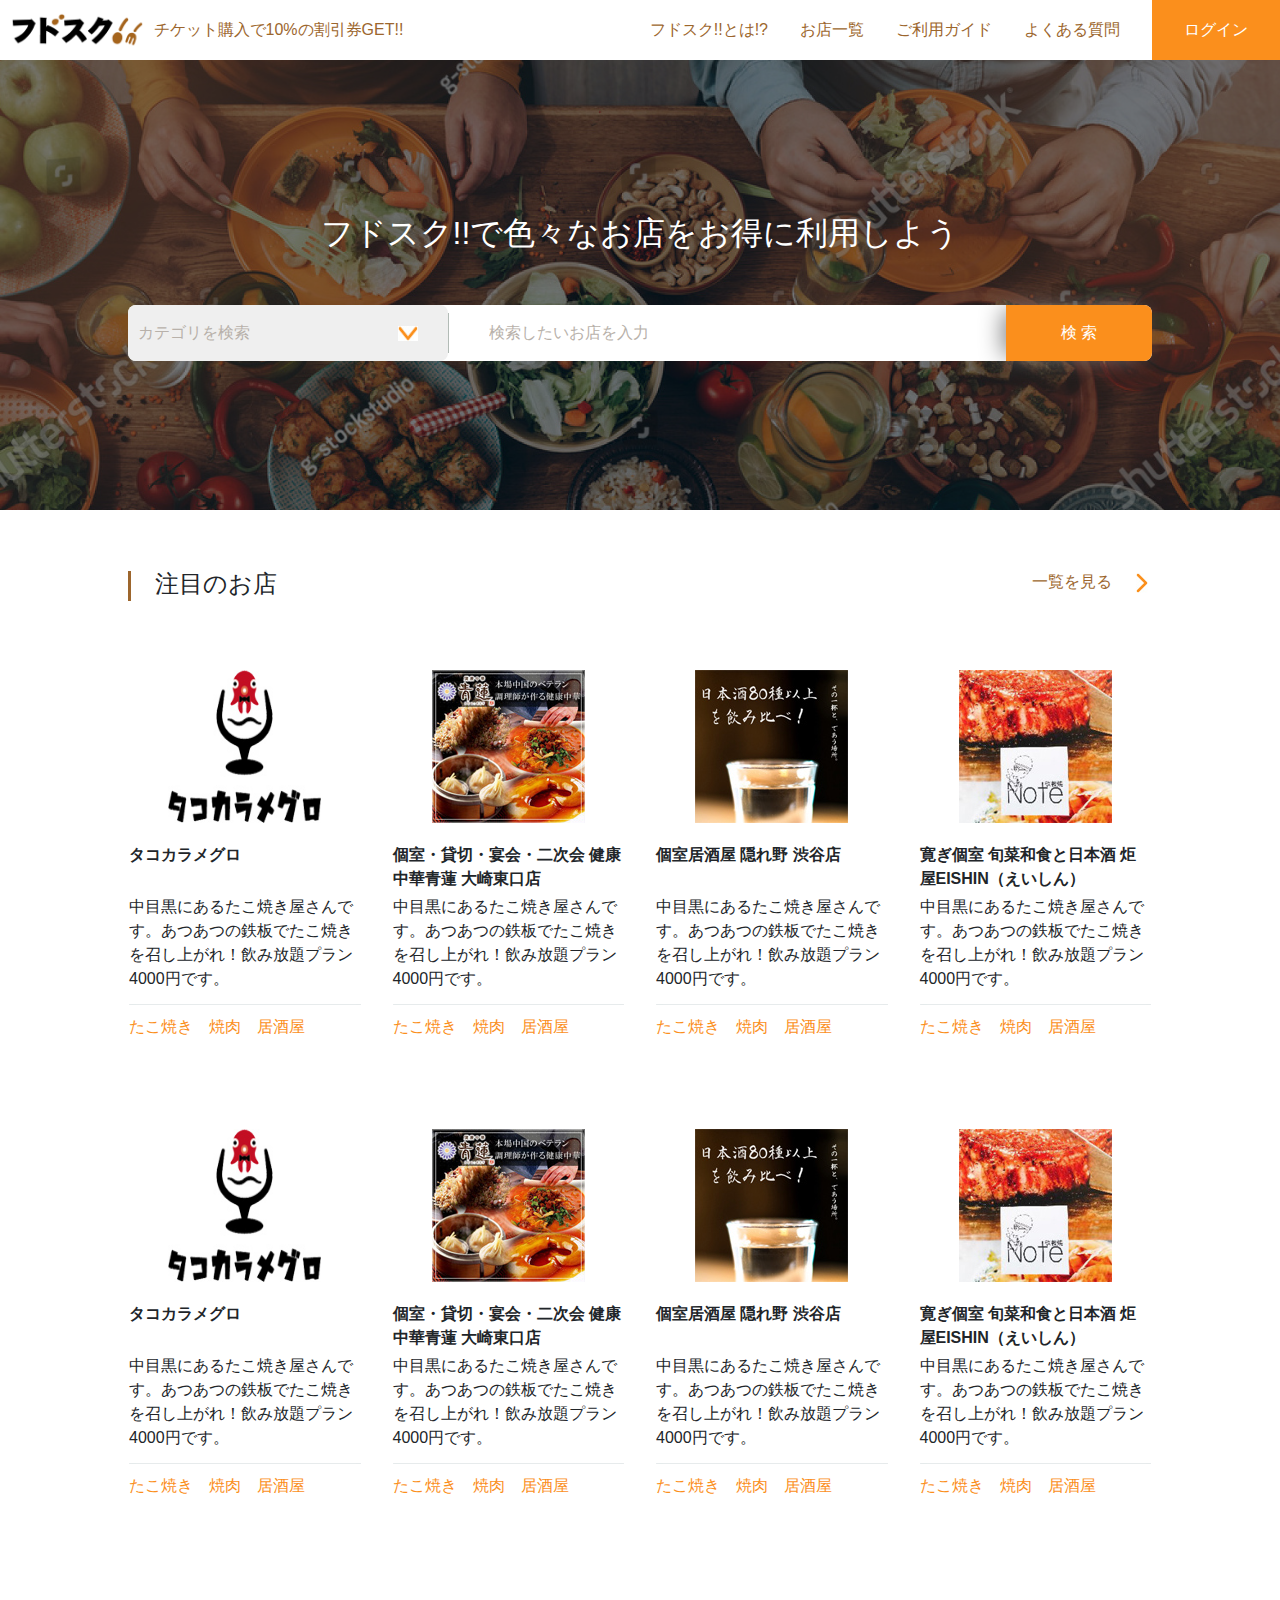
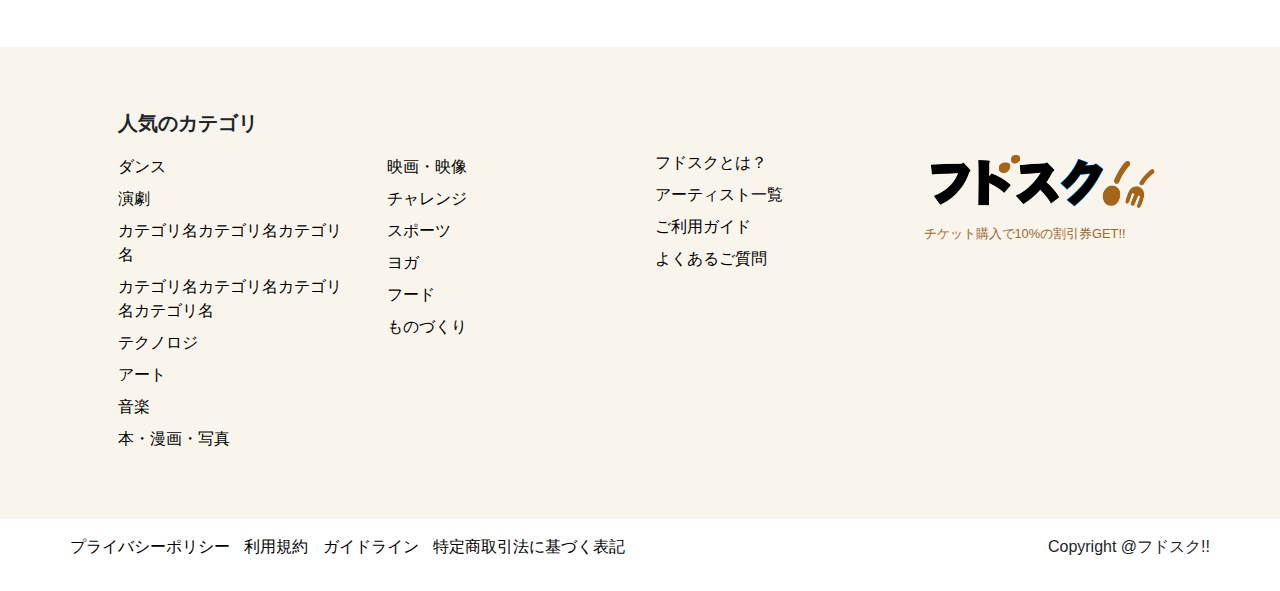
<file: index.html>
<!doctype html>
<html lang="ja">
    <head>
        <meta charset="utf-8">
        <meta name="viewport" content="width=device-width, initial-scale=1, shrink-to-fit=no">
        <link rel="stylesheet" href="https://stackpath.bootstrapcdn.com/bootstrap/4.5.2/css/bootstrap.min.css" integrity="sha384-JcKb8q3iqJ61gNV9KGb8thSsNjpSL0n8PARn9HuZOnIxN0hoP+VmmDGMN5t9UJ0Z" crossorigin="anonymous">
        <link rel="stylesheet" href="css/top.css">
        <title>フドスク公式</title>
    </head>

    <body>
        <header>
            <nav class="navbar header-nav">
                <a href="#">
                    <img src="image/header-title.png" class="header-img">
                </a>
                <span class="nav-subtitle title-color">チケット購入で10%の割引券GET!!</span>
                
                <div class="header-nav-list header-right">
                    <div class="nav-items">
                        <a href="#" class="nav-item title-color">フドスク!!とは!?</a>
                        <a href="#" class="nav-item title-color">お店一覧</a>
                        <a href="#" class="nav-item title-color">ご利用ガイド</a>
                        <a href="#" class="nav-item title-color">よくある質問</a>
                    </div>
                    <div class="header-login login-btn px-3 ml-3">
                        <a class="nav-link" href="#">ログイン</a>
                    </div>
                </div>
                <!-- お試しのハンバーガーメニュー -->
                <div id="nav-drawer">
                    <input id="nav-input" type="checkbox" class="nav-unshown">
                    <label id="nav-open" for="nav-input"><span></span></label>
                    <label class="nav-unshown" id="nav-close" for="nav-input"></label>
                    <div id="nav-content">
                        <a class="nav-content-item">フドスク!!とは!?</a>
                        <a class="nav-content-item">お店一覧</a>
                        <a class="nav-content-item">ご利用ガイド</a>
                        <a class="nav-content-item">よくある質問</a>
                        <a class="nav-content-item">ログイン</a>
                    </div>
                </div>
            </nav>
        </header>

<!--  トップ画面 -->
        <div class="top-image">
            <div class="container top-image-inner">
            <p>フドスク!!で色々なお店をお得に利用しよう</p>
            <form action="" method="post" class="form1">
                <div class="row">
                    <div class="col-md-4 form-category">
                        <select name="category" class="sbox1">
                            <option value="select-title">カテゴリを検索</option>
                            <option value="dance">ダンス</option>
                            <option value="theater">演劇</option>
                            <option value="technoroly">テクノロジ</option>
                            <option value="art">アート</option>
                        </select>
                        <img src="image/grey_title.jpg" class="form-stick">
                    </div>
                    <div class="col-md-6 form-search">
                        <input class="sbox2" type="text" placeholder="検索したいお店を入力" />
                    </div>
                    <div class="col-md-2"><input class="sbtn" type="submit" value="検 索" /></div>
                </div>
            </form>
            </div>
        </div>
  
<!--  注目のお店一覧  -->
        <div class="select-container">
            <div class="container card-container">
                <div class="select-top">
                    <h4><img src="image/brown_title.jpg">　注目のお店</h4>
                    <a class="select-top-lookbtn">一覧を見る　 <img src="image/shape.jpg"></a>
                </div>

                <div class="row">
                        <div class="card border-white col-lg-3 col-md-6">
                        <div class="card-img-wrapper">
                            <img src="image/first.jpg" class="select-card-img">
                        </div>
                        <div class="card-body">
                            <p class="card-title">タコカラメグロ</p>
                            <span class="card-text">中目黒にあるたこ焼き屋さんです。あつあつの鉄板でたこ焼きを召し上がれ！飲み放題プラン4000円です。</span>
                            <img src="image/grey-long.jpg">
                            <span class="card-category">たこ焼き　焼肉　居酒屋</span>
                        </div>
                    </div>

                    <div class="card border-white col-lg-3 col-md-6">
                        <div class="card-img-wrapper">
                            <img src="image/second.jpg" class="select-card-img">
                        </div>
                        <div class="card-body">
                            <p class="card-title">個室・貸切・宴会・二次会 健康中華青蓮 大崎東口店</p>
                            <span class="card-text">中目黒にあるたこ焼き屋さんです。あつあつの鉄板でたこ焼きを召し上がれ！飲み放題プラン4000円です。</span>
                            <img src="image/grey-long.jpg">
                            <span class="card-category">たこ焼き　焼肉　居酒屋</span>
                        </div>
                    </div>

                    <div class="card border-white col-lg-3 col-md-6">
                        <div class="card-img-wrapper">
                            <img src="image/third.jpg" class="select-card-img">
                        </div>
                        <div class="card-body">
                            <p class="card-title">個室居酒屋 隠れ野 渋谷店</p>
                            <span class="card-text">中目黒にあるたこ焼き屋さんです。あつあつの鉄板でたこ焼きを召し上がれ！飲み放題プラン4000円です。</span>
                            <img src="image/grey-long.jpg">
                            <span class="card-category">たこ焼き　焼肉　居酒屋</span>
                        </div>
                    </div>

                    <div class="card border-white col-lg-3 col-md-6">
                        <div class="card-img-wrapper">
                            <img src="image/fourth.jpg" class="select-card-img">
                        </div>
                        <div class="card-body">
                            <p class="card-title">寛ぎ個室 旬菜和食と日本酒 炬屋EISHIN（えいしん）</p>
                            <span class="card-text">中目黒にあるたこ焼き屋さんです。あつあつの鉄板でたこ焼きを召し上がれ！飲み放題プラン4000円です。</span>
                            <img src="image/grey-long.jpg">
                            <span class="card-category">たこ焼き　焼肉　居酒屋</span>
                        </div>
                    </div>

                </div>

                <div class="row">

                    <div class="card border-white col-lg-3 col-md-6">
                        <div class="card-img-wrapper">
                            <img src="image/first.jpg" class="select-card-img">
                        </div>
                        <div class="card-body">
                            <p class="card-title">タコカラメグロ</p>
                            <span class="card-text">中目黒にあるたこ焼き屋さんです。あつあつの鉄板でたこ焼きを召し上がれ！飲み放題プラン4000円です。</span>
                            <img src="image/grey-long.jpg">
                            <span class="card-category">たこ焼き　焼肉　居酒屋</span>
                        </div>
                    </div>

                    <div class="card border-white col-lg-3 col-md-6">
                        <div class="card-img-wrapper">
                            <img src="image/second.jpg" class="select-card-img">
                        </div>
                        <div class="card-body">
                            <p class="card-title">個室・貸切・宴会・二次会 健康中華青蓮 大崎東口店</p>
                            <span class="card-text">中目黒にあるたこ焼き屋さんです。あつあつの鉄板でたこ焼きを召し上がれ！飲み放題プラン4000円です。</span>
                            <img src="image/grey-long.jpg">
                            <span class="card-category">たこ焼き　焼肉　居酒屋</span>
                        </div>
                    </div>

                    <div class="card border-white col-lg-3 col-md-6">
                        <div class="card-img-wrapper">
                            <img src="image/third.jpg" class="select-card-img">
                        </div>
                        <div class="card-body">
                            <p class="card-title">個室居酒屋 隠れ野 渋谷店</p>
                            <span class="card-text">中目黒にあるたこ焼き屋さんです。あつあつの鉄板でたこ焼きを召し上がれ！飲み放題プラン4000円です。</span>
                            <img src="image/grey-long.jpg">
                            <span class="card-category">たこ焼き　焼肉　居酒屋</span>
                        </div>
                    </div>

                    <div class="card border-white col-lg-3 col-md-6">
                        <div class="card-img-wrapper">
                            <img src="image/fourth.jpg" class="select-card-img">
                        </div>
                        <div class="card-body">
                            <p class="card-title">寛ぎ個室 旬菜和食と日本酒 炬屋EISHIN（えいしん）</p>
                            <span class="card-text">中目黒にあるたこ焼き屋さんです。あつあつの鉄板でたこ焼きを召し上がれ！飲み放題プラン4000円です。</span>
                            <img src="image/grey-long.jpg">
                            <span class="card-category">たこ焼き　焼肉　居酒屋</span>
                        </div>
                    </div>
                </div>
                <div class="select-bottom">
                    <a class="select-bottom-lookbtn mb-4">一覧を見る　 <img src="image/shape.jpg"></a>
                </div>
            </div>
        </div>

<!-- フッター -->
        <footer class="page-footer font-small indigo">
            <div class="container text-center text-md-left py-5 px-5">
                <h5 class="font-weight-bold text-uppercase my-3">人気のカテゴリ</h5>
                    <div class="row">
                        <div class="col-md-3 mx-auto">
                            <ul class="list-unstyled">
                                <li class="py-1">
                                    <a href="#!">ダンス</a>
                                </li>
                                <li class="py-1">
                                    <a href="#!">演劇</a>
                                </li>
                                <li class="py-1">
                                    <a href="#!">カテゴリ名カテゴリ名カテゴリ名</a>
                                </li>
                                <li class="py-1">
                                    <a href="#!">カテゴリ名カテゴリ名カテゴリ名カテゴリ名</a>
                                </li>
                                <li class="py-1">
                                    <a href="#!">テクノロジ</a>
                                </li>
                                <li class="py-1">
                                    <a href="#!">アート</a>
                                </li>
                                <li class="py-1">
                                    <a href="#!">音楽</a>
                                </li>
                                <li class="py-1">
                                    <a href="#!">本・漫画・写真</a>
                                </li>
                            </ul>
                        </div>
                        <div class="col-md-3 mx-auto">
                            <ul class="list-unstyled">
                                <li class="py-1">
                                    <a href="#!">映画・映像</a>
                                </li>
                                <li class="py-1">
                                    <a href="#!">チャレンジ</a>
                                </li>
                                <li class="py-1">
                                    <a href="#!">スポーツ</a>
                                </li>
                                <li class="py-1">
                                    <a href="#!">ヨガ</a>
                                </li>
                                <li class="py-1">
                                    <a href="#!">フード</a>
                                </li>
                                <li class="py-1">
                                    <a href="#!">ものづくり</a>
                                </li>
                            </ul>
                        </div>
                        <hr class="clearfix w-100 d-md-none">
                        <div class="col-md-3 mx-auto">
                            <ul class="list-unstyled">
                                <li class="mb-2">
                                    <a href="#!">フドスクとは？</a>
                                </li>
                                <li class="my-2">
                                    <a href="#!">アーティスト一覧</a>
                                </li>
                                <li class="my-2">
                                    <a href="#!">ご利用ガイド</a>
                                </li>
                                <li class="my-2">
                                    <a href="#!">よくあるご質問</a>
                                </li>
                            </ul>
                        </div>
                        <div class="col-md-3">
                            <a href="#"><img src="image/footer-title.png" class="footer-img"></a>
                            <p class="footer-title mt-2">チケット購入で10%の割引券GET!!</p>
                        </div>
                    </div>
                </div>
            </div>
        </footer>

        <div class="footer-copyright">
            <div class="container footer-copyright-wrapper py-3">
                <ul class="footer-list">
                    <li><a href="#">プライバシーポリシー</a></li>
                    <li><a href="#">利用規約</a></li>
                    <li><a href="#">ガイドライン</a></li>
                    <li><a href="#">特定商取引法に基づく表記</a></li>
                </ul>
            <p>Copyright @フドスク!!</p>
            </div>
        </div>
        <script src="https://code.jquery.com/jquery-3.5.1.slim.min.js" integrity="sha384-DfXdz2htPH0lsSSs5nCTpuj/zy4C+OGpamoFVy38MVBnE+IbbVYUew+OrCXaRkfj" crossorigin="anonymous"></script>
        <script src="https://cdn.jsdelivr.net/npm/popper.js@1.16.1/dist/umd/popper.min.js" integrity="sha384-9/reFTGAW83EW2RDu2S0VKaIzap3H66lZH81PoYlFhbGU+6BZp6G7niu735Sk7lN" crossorigin="anonymous"></script>
        <script src="https://stackpath.bootstrapcdn.com/bootstrap/4.5.2/js/bootstrap.min.js" integrity="sha384-B4gt1jrGC7Jh4AgTPSdUtOBvfO8shuf57BaghqFfPlYxofvL8/KUEfYiJOMMV+rV" crossorigin="anonymous"></script>
    </body>
</html>
</file>
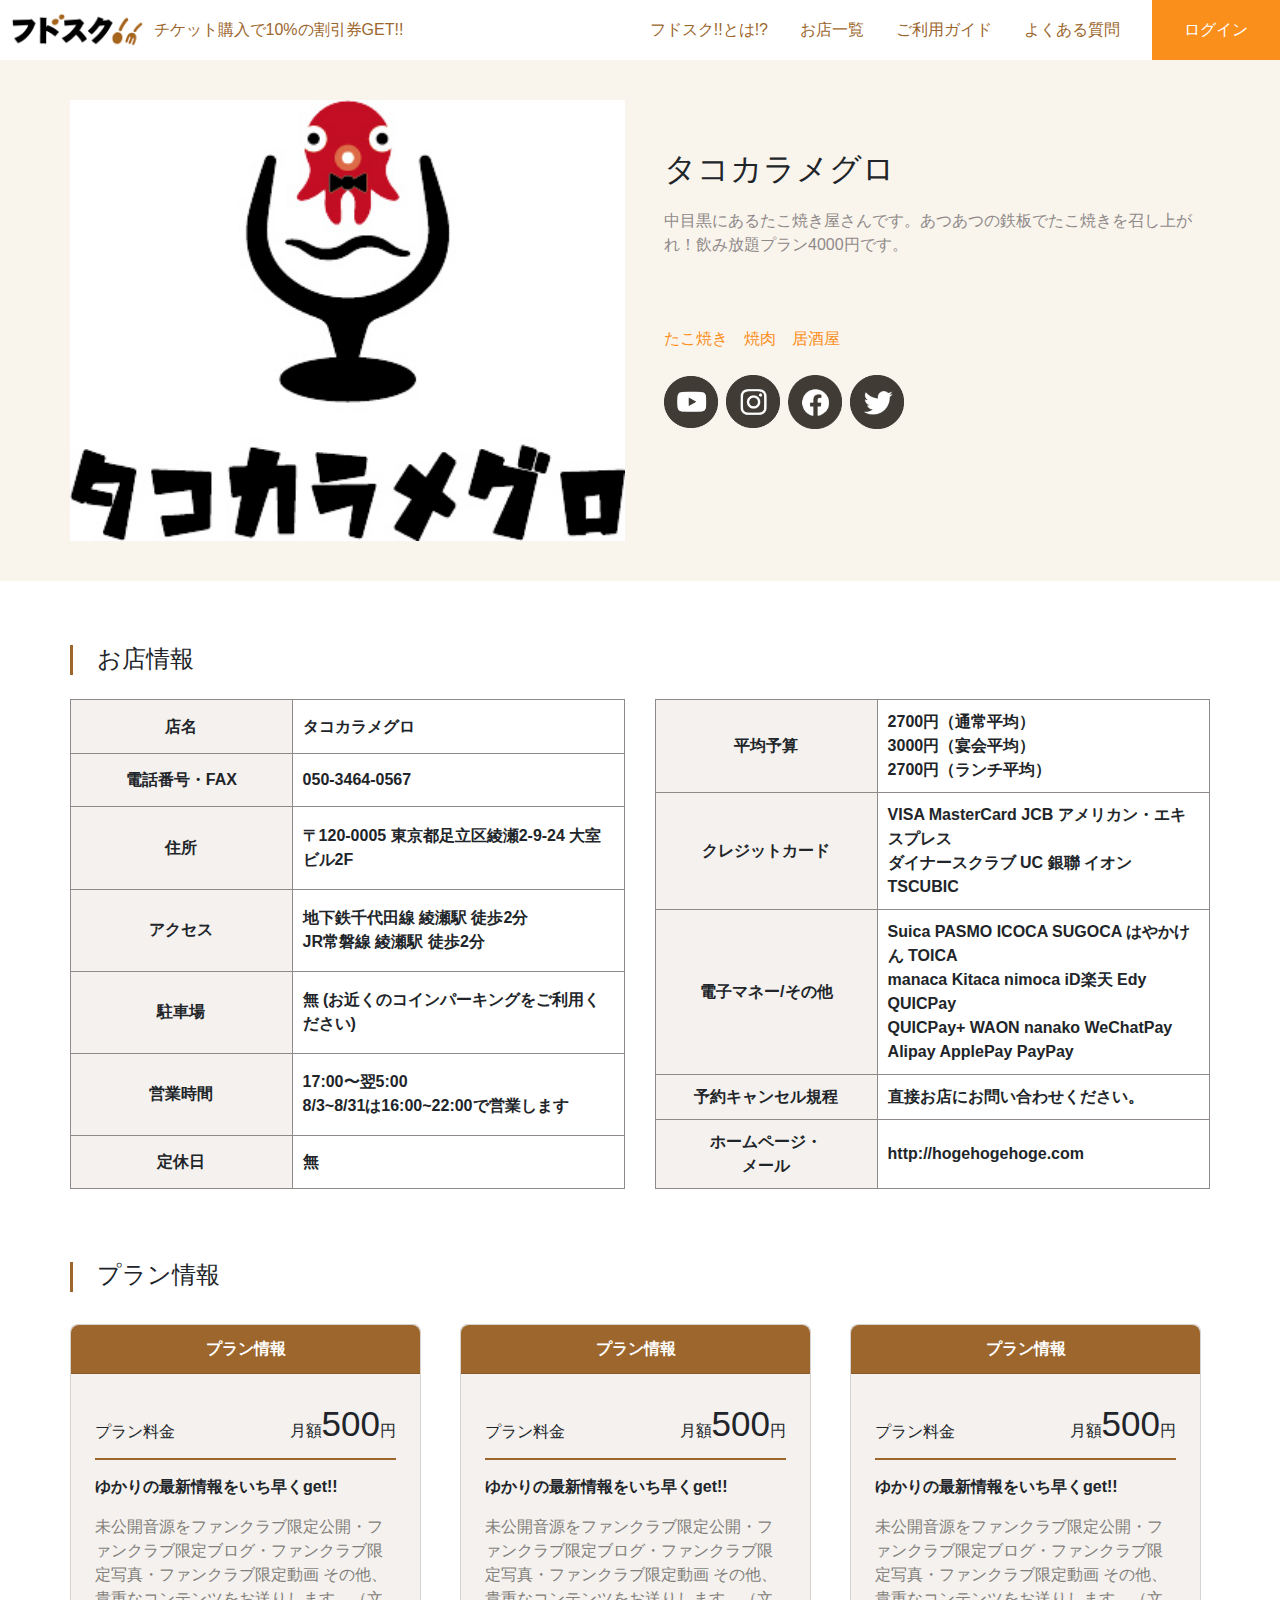
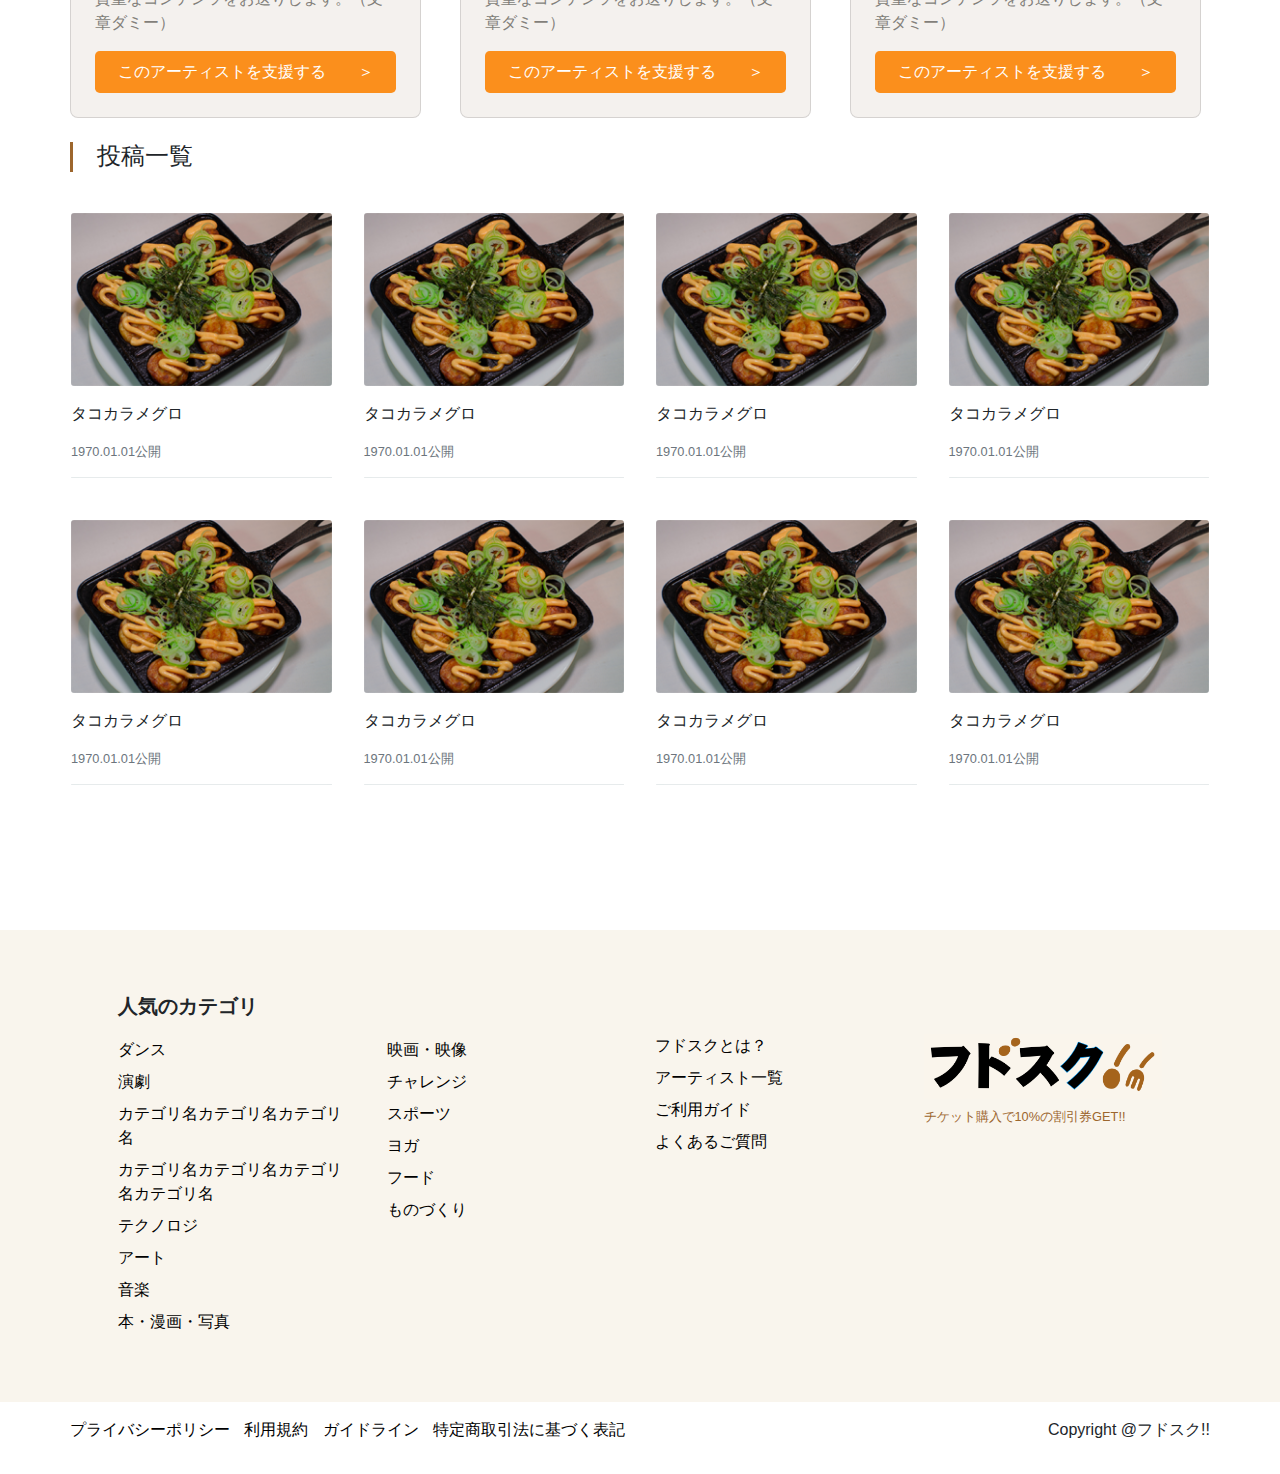
<file: detail.html>
<!doctype html>
<html lang="ja">
    <head><!-- Required meta tags -->
        <meta charset="utf-8">
        <meta name="viewport" content="width=device-width, initial-scale=1, shrink-to-fit=no">
        <!-- Bootstrap CSS -->
        <link rel="stylesheet" href="https://stackpath.bootstrapcdn.com/bootstrap/4.5.2/css/bootstrap.min.css" integrity="sha384-JcKb8q3iqJ61gNV9KGb8thSsNjpSL0n8PARn9HuZOnIxN0hoP+VmmDGMN5t9UJ0Z" crossorigin="anonymous">
        <link rel="stylesheet" href="css/detail.css">
        <title>フドスク公式</title>
    </head>

    <body>
        <header>
            <nav class="navbar navbar-expand-lg header-nav">
                <a href="#">
                    <img src="image/header-title.png" class="header-img">
                </a>
                <span class="nav-subtitle title-color">チケット購入で10%の割引券GET!!</span>
                
                <div class="header-nav-list header-right">
                    <div class="nav-items">
                        <a href="#" class="nav-item title-color">フドスク!!とは!?</a>
                        <a href="#" class="nav-item title-color">お店一覧</a>
                        <a href="#" class="nav-item title-color">ご利用ガイド</a>
                        <a href="#" class="nav-item title-color">よくある質問</a>
                    </div>
                    <div class="header-login login-btn px-3 ml-3">
                        <a class="nav-link" href="#">ログイン</a>
                    </div>
                </div>
                <div id="nav-drawer">
                    <input id="nav-input" type="checkbox" class="nav-unshown">
                    <label id="nav-open" for="nav-input"><span></span></label>
                    <label class="nav-unshown" id="nav-close" for="nav-input"></label>
                    <div id="nav-content">
                        <a class="nav-content-item">フドスク!!とは!?</a>
                        <a class="nav-content-item">お店一覧</a>
                        <a class="nav-content-item">ご利用ガイド</a>
                        <a class="nav-content-item">よくある質問</a>
                        <a class="nav-content-item">ログイン</a>
                    </div>
                </div>
            </nav>
        </header>

<!--  トップ画面の記述  -->
        <div class="detail-top">
            <div class="container detail-top-inner">
                <div class="row">
                    <div class="col-md-6">
                        <img src="image/detail-top-img.jpg" class="detail-top-image">
                    </div>
                    <div class="detail-top-wrapper col-md-6 px-4 py-3">
                        <p>タコカラメグロ</p>
                        <p>中目黒にあるたこ焼き屋さんです。あつあつの鉄板でたこ焼きを召し上がれ！飲み放題プラン4000円です。</p>
                        <span class="card-category">たこ焼き　焼肉　居酒屋</span>
                        <div class="mt-4">
                            <a href="#"><img src="image/youtube.jpg" class="detail-top-icon mr-1"></a>
                            <a href="#"><img src="image/instagram.jpg" class="detail-top-icon mr-1"></a>
                            <a href="#"><img src="image/facebook.jpg" class="detail-top-icon mr-1"></a>
                            <a href="#"><img src="image/twitter.jpg" class="detail-top-icon"></a>
                        </div>
                    </div>
                </div>
            </div>
        </div>

<!--  お店の情報  -->
        <div class="shop-info-container container mt-5">
            <div class="shop-info mb-3">
                <div class="row">
                    <div class="col-md-12 my-3">
                        <h4><img src="image/brown_title.jpg">　お店情報</h4>
                    </div>
                </div>
                <div class="row">
                    <div class="shop-info-first col-md-6 mb-2">
                        <table border="1" bordercolor="#908989" class="shop-table">
                            <tr class="shop-table-cell">
                                <td>店名</td>
                                <td>タコカラメグロ</td>
                            </tr>
                            <tr class="shop-table-cell">
                                <td>電話番号・FAX</td>
                                <td>050-3464-0567</td>
                            </tr>
                            <tr class="shop-table-cell">
                                <td>住所</td>
                                <td>〒120-0005 東京都足立区綾瀬2-9-24 大室ビル2F</td>
                            </tr>
                            <tr class="shop-table-cell">
                                <td>アクセス</td>
                                <td>地下鉄千代田線 綾瀬駅 徒歩2分<br>JR常磐線 綾瀬駅 徒歩2分</td>
                            </tr>
                            <tr class="shop-table-cell">
                                <td>駐車場</td>
                                <td>無 (お近くのコインパーキングをご利用ください)</td>
                            </tr>
                            <tr class="shop-table-cell">
                                <td>営業時間</td>
                                <td>17:00〜翌5:00<br>8/3~8/31は16:00~22:00で営業します</td>
                            </tr>
                            <tr class="shop-table-cell">
                                <td>定休日</td>
                                <td>無</td>
                            </tr>
                        </table>
                    </div>
                    <div class="shop-info-second col-md-6 mb-2">
                        <table border="1" bordercolor="#908989" class="shop-table">
                            <tr class="shop-table-cell">
                                <td>平均予算</td>
                                <td>2700円（通常平均）<br>3000円（宴会平均）<br>2700円（ランチ平均）</td>
                            </tr>
                            <tr class="shop-table-cell">
                                <td>クレジットカード</td>
                                <td>VISA MasterCard JCB アメリカン・エキスプレス<br>ダイナースクラブ UC 銀聯 イオン TSCUBIC</td>
                            </tr>
                            <tr class="shop-table-cell">
                                <td>電子マネー/その他</td>
                                <td>Suica PASMO ICOCA SUGOCA はやかけん TOICA<br>manaca Kitaca nimoca iD楽天 Edy QUICPay<br>
                                    QUICPay+ WAON nanako WeChatPay Alipay ApplePay PayPay</td>
                            </tr>
                            <tr class="shop-table-cell">
                                <td>予約キャンセル規程</td>
                                <td>直接お店にお問い合わせください。</td>
                            </tr>
                            <tr class="shop-table-cell">
                                <td>ホームページ・<br>メール</td>
                                <td>http://hogehogehoge.com</td>
                            </tr>
                        </table>
                    </div>
                </div>
            </div>
        </div>

 <!--  プラン情報　　-->
        <div class="plan-info-container container my-3">
            <div class="row">
                <div class="col-md-12 mt-5 mb-3">
                    <h4><img src="image/brown_title.jpg">　プラン情報</h4>
                </div>
            </div>
            <div class="row">
                <div class="col-md-12 col-lg-4 col-xl-4 my-2 pr-4">
                    <div class="card plan-info-card">
                        <div class="card-header">プラン情報</div>
                        <div class="card-content mt-4 mb-4 mx-4">
                            <div class="card-price">
                                <p>プラン料金</p>
                                <p>月額<span style="font-size: 35px">500</span>円</p>
                            </div>
                            <div>
                                <img src="image/brown_long.jpg" class="card-border mb-2">
                            </div>
                            <div class="card-explain">
                                <p>ゆかりの最新情報をいち早くget!!</p>
                                <p>未公開音源をファンクラブ限定公開・ファンクラブ限定ブログ・ファンクラブ限定写真・ファンクラブ限定動画
                                その他、貴重なコンテンツをお送りします。（文章ダミー）</p>
                            </div>
                            <button type="button" class="btn btn-lg btn-block card-button">このアーティストを支援する　　＞</button>
                        </div>
                    </div>
                </div>

                <div class="col-md-12 col-lg-4 col-xl-4 my-2 pr-4">
                    <div class="card plan-info-card">
                        <div class="card-header">プラン情報</div>
                        <div class="card-content mt-4 mb-4 mx-4">
                            <div class="card-price">
                                <p>プラン料金</p>
                                <p>月額<span style="font-size: 35px">500</span>円</p>
                            </div>
                            <div>
                                <img src="image/brown_long.jpg" class="card-border mb-2">
                            </div>
                            <div class="card-explain">
                                <p>ゆかりの最新情報をいち早くget!!</p>
                                <p>未公開音源をファンクラブ限定公開・ファンクラブ限定ブログ・ファンクラブ限定写真・ファンクラブ限定動画
                                その他、貴重なコンテンツをお送りします。（文章ダミー）</p>
                            </div>
                            <button type="button" class="btn btn-lg btn-block card-button">このアーティストを支援する　　＞</button>
                        </div>
                    </div>
                </div>

                <div class="col-md-12 col-lg-4 col-xl-4 my-2 pr-4">
                    <div class="card plan-info-card">
                        <div class="card-header">プラン情報</div>
                        <div class="card-content mt-4 mb-4 mx-4">
                            <div class="card-price">
                                <p>プラン料金</p>
                                <p>月額<span style="font-size: 35px">500</span>円</p>
                            </div>
                            <div>
                                <img src="image/brown_long.jpg" class="card-border mb-2">
                            </div>
                            <div class="card-explain">
                                <p>ゆかりの最新情報をいち早くget!!</p>
                                <p>未公開音源をファンクラブ限定公開・ファンクラブ限定ブログ・ファンクラブ限定写真・ファンクラブ限定動画
                                その他、貴重なコンテンツをお送りします。（文章ダミー）</p>
                            </div>
                            <button type="button" class="btn btn-lg btn-block card-button">このアーティストを支援する　　＞</button>
                        </div>
                    </div>
                </div>
            </div>
        </div>

<!--  投稿一覧　　-->
        <div class="article-info-container container mb-5">
            <div class="row">
                <div class="col-md-12 mb-3">
                    <h4><img src="image/brown_title.jpg">　投稿一覧</h4>
                </div>
            </div>
            <div class="row shop-cards-first">
                <div class="card border-white col-lg-3 col-md-6 my-3">
                    <img src="image/takoyaki.jpg" class="card-img">
                    <div class="mt-3 card-text">
                        <p>タコカラメグロ</p>
                        <p class="text-secondary">1970.01.01公開</p>
                    </div>
                    <img src="image/grey-long.jpg" class="mb-2">
                </div>
                <div class="card border-white col-lg-3 col-md-6 my-3">
                    <img src="image/takoyaki.jpg" class="card-img">
                    <div class="mt-3 card-text">
                        <p>タコカラメグロ</p>
                        <p class="text-secondary">1970.01.01公開</p>
                    </div>
                    <img src="image/grey-long.jpg" class="mb-2">
                </div>
                <div class="card border-white col-lg-3 col-md-6 my-3">
                    <img src="image/takoyaki.jpg" class="card-img">
                    <div class="mt-3 card-text">
                        <p>タコカラメグロ</p>
                        <p class="text-secondary">1970.01.01公開</p>
                    </div>
                    <img src="image/grey-long.jpg" class="mb-2">
                </div>
                <div class="card border-white col-lg-3 col-md-6 my-3">
                    <img src="image/takoyaki.jpg" class="card-img">
                    <div class="mt-3 card-text">
                        <p>タコカラメグロ</p>
                        <p class="text-secondary">1970.01.01公開</p>
                    </div>
                    <img src="image/grey-long.jpg" class="mb-2">
                </div>
            </div>

            <div class="row shop-cards-second ">
                <div class="card border-white col-lg-3 col-md-6 my-3">
                    <img src="image/takoyaki.jpg" class="card-img">
                    <div class="mt-3 card-text">
                        <p>タコカラメグロ</p>
                        <p class="text-secondary">1970.01.01公開</p>
                    </div>
                    <img src="image/grey-long.jpg" class="mb-2">
                </div>
                <div class="card border-white col-lg-3 col-md-6 my-3">
                    <img src="image/takoyaki.jpg" class="card-img">
                    <div class="mt-3 card-text">
                        <p>タコカラメグロ</p>
                        <p class="text-secondary">1970.01.01公開</p>
                    </div>
                    <img src="image/grey-long.jpg" class="mb-2">
                </div>
                <div class="card border-white col-lg-3 col-md-6 my-3">
                    <img src="image/takoyaki.jpg" class="card-img">
                    <div class="mt-3 card-text">
                        <p>タコカラメグロ</p>
                        <p class="text-secondary">1970.01.01公開</p>
                    </div>
                    <img src="image/grey-long.jpg" class="mb-2">
                </div>
                <div class="card border-white col-lg-3 col-md-6 my-3">
                    <img src="image/takoyaki.jpg" class="card-img">
                    <div class="mt-3 card-text">
                        <p>タコカラメグロ</p>
                        <p class="text-secondary">1970.01.01公開</p>
                    </div>
                    <img src="image/grey-long.jpg" class="mb-2">
                </div>
            </div>
        </div>

<!-- フッター -->
        <footer class="page-footer font-small indigo">
            <div class="container text-center text-md-left py-5 px-5">
                <h5 class="font-weight-bold text-uppercase my-3">人気のカテゴリ</h5>
                    <div class="row">
                        <div class="col-md-3 mx-auto">
                            <ul class="list-unstyled">
                                <li class="py-1">
                                    <a href="#!">ダンス</a>
                                </li>
                                <li class="py-1">
                                    <a href="#!">演劇</a>
                                </li>
                                <li class="py-1">
                                    <a href="#!">カテゴリ名カテゴリ名カテゴリ名</a>
                                </li>
                                <li class="py-1">
                                    <a href="#!">カテゴリ名カテゴリ名カテゴリ名カテゴリ名</a>
                                </li>
                                <li class="py-1">
                                    <a href="#!">テクノロジ</a>
                                </li>
                                <li class="py-1">
                                    <a href="#!">アート</a>
                                </li>
                                <li class="py-1">
                                    <a href="#!">音楽</a>
                                </li>
                                <li class="py-1">
                                    <a href="#!">本・漫画・写真</a>
                                </li>
                            </ul>
                        </div>
                        <div class="col-md-3 mx-auto">
                            <ul class="list-unstyled">
                                <li class="py-1">
                                    <a href="#!">映画・映像</a>
                                </li>
                                <li class="py-1">
                                    <a href="#!">チャレンジ</a>
                                </li>
                                <li class="py-1">
                                    <a href="#!">スポーツ</a>
                                </li>
                                <li class="py-1">
                                    <a href="#!">ヨガ</a>
                                </li>
                                <li class="py-1">
                                    <a href="#!">フード</a>
                                </li>
                                <li class="py-1">
                                    <a href="#!">ものづくり</a>
                                </li>
                            </ul>
                        </div>
                        <hr class="clearfix w-100 d-md-none">
                        <div class="col-md-3 mx-auto">
                            <ul class="list-unstyled">
                                <li class="mb-2">
                                    <a href="#!">フドスクとは？</a>
                                </li>
                                <li class="my-2">
                                    <a href="#!">アーティスト一覧</a>
                                </li>
                                <li class="my-2">
                                    <a href="#!">ご利用ガイド</a>
                                </li>
                                <li class="my-2">
                                    <a href="#!">よくあるご質問</a>
                                </li>
                            </ul>
                        </div>
                        <div class="col-md-3">
                            <a href="#"><img src="image/footer-title.png" class="footer-img"></a>
                            <p class="footer-title mt-2">チケット購入で10%の割引券GET!!</p>
                        </div>
                    </div>
                </div>
            </div>
        </footer>

        <div class="footer-copyright">
            <div class="container footer-copyright-wrapper py-3">
                <ul class="footer-list">
                    <li><a href="#">プライバシーポリシー</a></li>
                    <li><a href="#">利用規約</a></li>
                    <li><a href="#">ガイドライン</a></li>
                    <li><a href="#">特定商取引法に基づく表記</a></li>
                </ul>
            <p>Copyright @フドスク!!</p>
            </div>
        </div>
        <script src="https://code.jquery.com/jquery-3.5.1.slim.min.js" integrity="sha384-DfXdz2htPH0lsSSs5nCTpuj/zy4C+OGpamoFVy38MVBnE+IbbVYUew+OrCXaRkfj" crossorigin="anonymous"></script>
        <script src="https://cdn.jsdelivr.net/npm/popper.js@1.16.1/dist/umd/popper.min.js" integrity="sha384-9/reFTGAW83EW2RDu2S0VKaIzap3H66lZH81PoYlFhbGU+6BZp6G7niu735Sk7lN" crossorigin="anonymous"></script>
        <script src="https://stackpath.bootstrapcdn.com/bootstrap/4.5.2/js/bootstrap.min.js" integrity="sha384-B4gt1jrGC7Jh4AgTPSdUtOBvfO8shuf57BaghqFfPlYxofvL8/KUEfYiJOMMV+rV" crossorigin="anonymous"></script>
    </body>
</html>
</file>
<file: css/top.css>
@import url("./header.css");
@import url("./footer.css");

/*
    -----------------------
    共通のcontainer設定
    -----------------------
*/

.container{
    padding: 0 0;
}
 

/*
    -----------------------
    トップ画像
    -----------------------
*/

.top-image {
    background: url('../image/top.jpg') center center no-repeat;
    background-size: cover;
    padding: 225px 0px; /*背景画像の高さを確保*/
    position: relative; /*中の要素の基準値*/
    display: flex;
    justify-content: center;
    align-items: center;
}

.top-image:before {
    content: '';
    position: absolute;
    top: 0;
    right: 0;
    left: 0;
    bottom: 0;
    background-color: rgba(0,0,0,0.5);
}

.top-image-inner {
    position: absolute;
    width: 80%;
    color: #fff;
}

.top-image-inner p{
   text-align: center;
   font-size: 2rem;
   margin-bottom: 3rem;
}

@media screen and (max-width: 768px) {
    .top-image-inner p {
        font-size: 1.5rem;
    }
}




/*
    -----------------------
    トップ画像 > フォーム部分
    -----------------------
*/

.form1{
    width: 100%;/*フォームのサイズ*/
    background-color: #fff;
    border-radius:8px;/*検索ボックスの角を丸める*/
}

.form-category{
    display: flex;
    justify-content: space-between;
    align-items: center;
    padding: 0 15px;
    width:100%;
    position:relative;
}

.form-stick{
    height: 70%;
}

@media screen and (max-width: 767px) {
    .form-stick{
        display: none;
    }
    .sbtn{
       border-radius: 0 0 8px 8px !important;
    }
}

.form-search{
    padding: 0 15px;
}

select::-ms-expand {
	display: none;
}

select{
    -webkit-appearance: none;
	-moz-appearance: none;
	appearance: none;
	color: #B8B1AA;
	background-image: url('../image/shape.jpg');
	background-repeat: no-repeat;
	background-size: 20px 15px;
	background-position: right 30px center;
	width: 100%;
	height:56px;/*検索ボックスの高さ*/
    border: none;
    outline:0;/*クリック時の青い枠線消す*/
    padding: 0 0 0 10px;
    border-radius:8px;/*検索ボックスの角を丸める*/
}

.sbox2{
    width: 100%;
    border: none;
    outline:0;/*クリック時の青い枠線消す*/
    height:56px;/*検索ボックスの高さ*/
    padding: 0 0 0 10px;
    border-radius:8px;/*検索ボックスの角を丸める*/
    background: #fff;/*検索ボックスの背景カラー*/
}

.sbtn{
    width: 100%;
    height: 56px;/*検索ボタンの縦幅*/
    padding: 0 6px;
    border-radius:0px 8px 8px 0;/*検索ボックスの角を丸める*/
    background: rgb(251, 143, 28);/*検索ボタンの背景カラー*/
    border:none;/*検索ボタンの枠線を消す*/
    color:#fff;/*検索ボタンのテキストカラー*/
    box-shadow: -8px 0px 23px -5px grey;
}

.sbtn:hover{
    color:#666;/*検索ボタンマウスオーバー時のフォントカラー*/
}

::placeholder {
    color: #B8B1AA;
}





/*
    -----------------------
    注目のお店一覧全体
    -----------------------
*/

.select-container{
    width: 100%;
    margin-bottom: 3.75rem;
}

.card-container{
    margin: 0 auto;
    width: 80%;
}

.select-top{
    margin: 60px 0;
    display: flex;
    justify-content: space-between;
}

.select-top-lookbtn, .select-bottom-lookbtn{
    color: #9C662D;
}

@media screen and (max-width: 561px) {
    .select-top-lookbtn {
        display: none;
    }
}

.select-top-lookbtn img, .select-bottom-lookbtn img{
    transform: rotate(-90deg);
}

.select-bottom{
    display: none;
    text-align: right;
}

@media screen and (max-width: 561px) {
    .select-bottom {
        display: block;
    }
}




/*
    -----------------------
    注目のお店一覧全体 > カード部分
    -----------------------
*/
.card{
    margin-bottom: 60px;
}

.card-img-wrapper{
    text-align: center;
    width: 100%;
    height: auto;
}

/* .card-img{
    width: 100%;
    height: auto;
    margin: 0 auto;
} */

.select-card-img{
    width: 153px;
    height: 153px;
    margin: 0 auto;
}

.card-body{
    padding: 1.25rem 0;

}

.card-body p{
    font-weight: bold;
    width: 100%;
    height: 20%;
}

.card-body img{
    width: 100%;
}

.card-title{
    width: 100%;
    height: 20%;
} 

.card-category{
    color: rgb(251, 143, 28);
}
</file>
<file: css/detail.css>
@import url("./header.css");
@import url("./footer.css");

/*
    -----------------------
    共通のcontainer設定
    -----------------------
*/

.container{
    padding: 0 0;
}

/*
    -----------------------
    トップ画面
    -----------------------
*/

.detail-top {
    background: rgb(249, 245, 237) center center no-repeat;
    padding: 40px 0px;
    display: flex;
    justify-content: center;
    align-items: center;
}
  
  .detail-top-inner {
    width: 100%;
}
  
@media screen and (max-width: 576px){
    .detail-top-inner {
        width: 80%;
    }
}
  
.detail-top-image{
    width: 100%;
    max-width: 100%;
    height: 100%;
}
  
.detail-top-wrapper{
    margin: 29px 0 47px 0;
}

.detail-top-wrapper p:nth-child(1){
    font-size: 2rem;
}

.detail-top-wrapper p:nth-child(2){
    height: 102px;
    color: #908989;
}

.card-category{
    color: #FB8F1C;
}

.detail-top-icon{
    width: 10%;
}
  


/*
    -----------------------
    お店の情報
    -----------------------
*/
@media screen and (max-width: 576px) {
    .shop-info-container{
        width: 80%;
    }
}

.shop-cards-second{
    margin-bottom: 120px;
}

.shop-table{
    width: 100%;
    height: 100%;
}

.shop-table-cell td:nth-child(1){
    padding: 10px;
    width: 40%;
    text-align: center;
    font-weight: bold;
    background-color: rgb(244, 241, 238);
}

.shop-table-cell td:nth-child(2){
    padding: 10px;
    font-weight: bold;
}

@media screen and (max-width: 465px){
    .shop-table-cell td{
        font-size: 0.5rem;
        font-weight: bold;
    }
}



/*
    -----------------------
    プラン情報
    -----------------------
*/
@media screen and (max-width: 576px) {
    .plan-info-container{
        width: 80%;
    }
}

.plan-info-card{
    background-color: #F4F1EE;
    border-radius: 8px;
}

.card-header{
    font-weight: bold;
    text-align: center;
    background-color: rgb(156, 102, 45);
    color: #fff;
    border-radius: 8px 8px 0 0 !important;
}

.card-price{
    display: flex;
    justify-content: space-between;
}

.card-price p:nth-child(1){
    margin-top: 1rem;
    margin-bottom: 0;
    display: flex;
    align-items: center;
}

.card-price p:nth-child(2){
    margin-bottom: 0;
}

.card-border{
    width: 100%;
}

.card-explain p:nth-child(1){
    font-weight: bold;
}

.card-explain p:nth-child(2){
    color: #827F7A;
}

.card-button{
    font-size: 1rem;
    background-color: #FB8F1C;
    color: #fff;
}



/*
    -----------------------
    投稿一覧
    -----------------------
*/
@media screen and (max-width: 576px) {
    .article-info-container{
        width: 80%;
    }
}

.card-text p:nth-child(2){
    font-size: 0.8rem;
}

@media screen and (max-width: 767px){
    .card-text{
        margin: 0 auto;
        width: 80%;
    }
}
</file>
